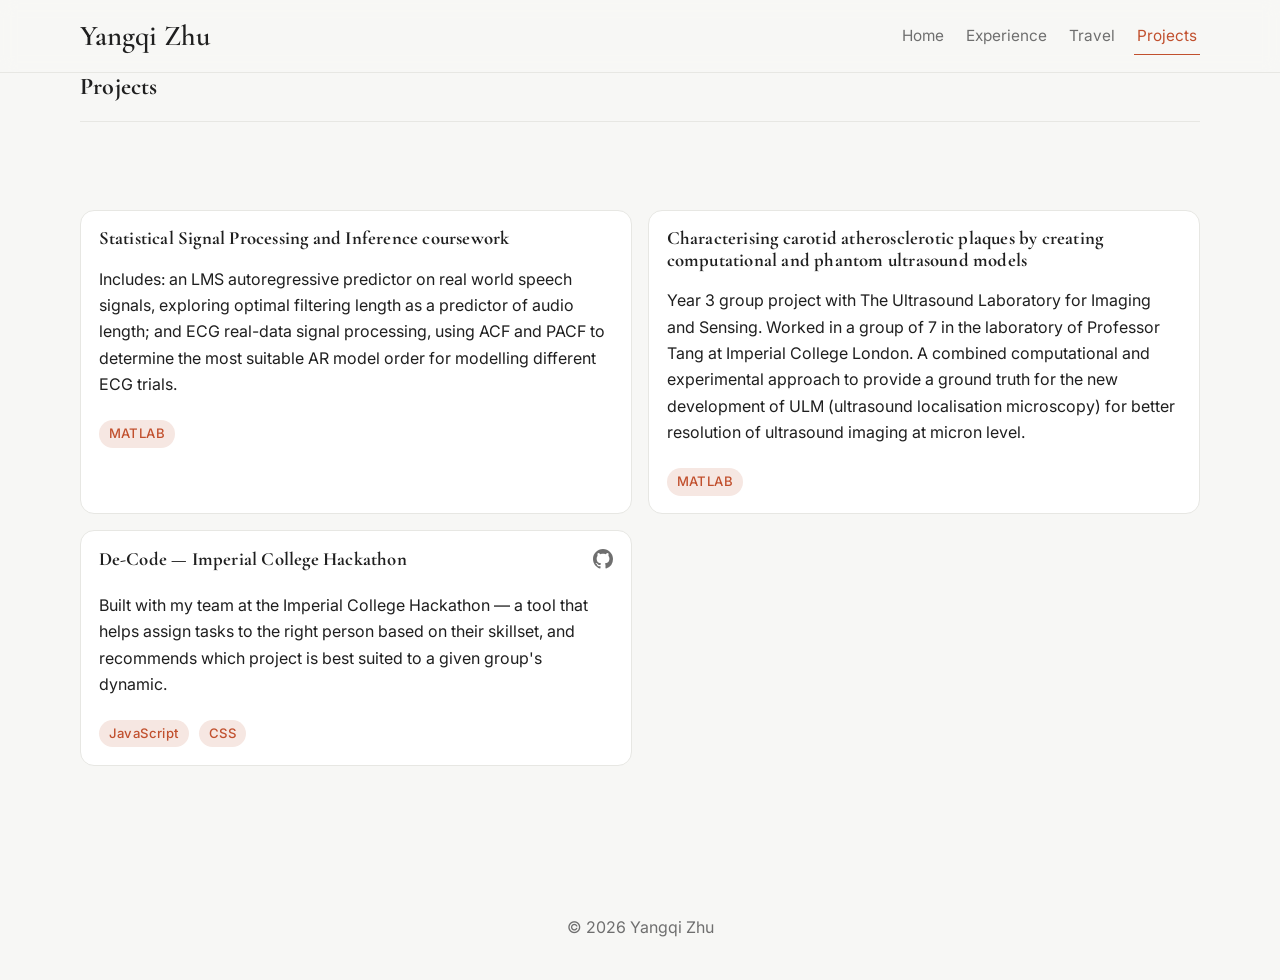
<file: projects.html>
<!DOCTYPE html>
<html lang="en">
<head>
  <meta charset="UTF-8" />
  <meta name="viewport" content="width=device-width, initial-scale=1.0" />
  <title>Projects | Yangqi Zhu</title>
  <link rel="preconnect" href="https://fonts.googleapis.com">
  <link rel="preconnect" href="https://fonts.gstatic.com" crossorigin>
  <link href="https://fonts.googleapis.com/css2?family=Cormorant+Garamond:wght@400;500;600&family=Inter:wght@300;400;500&display=swap" rel="stylesheet">
  <link rel="stylesheet" href="style.css" />
</head>
<body>
  <header class="site-header">
    <nav class="container nav">
      <a class="brand" href="index.html">Yangqi Zhu</a>
      <div class="nav-links">
        <a href="index.html">Home</a>
        <a href="experience.html">Experience</a>
        <a href="travel.html">Travel</a>
        <a class="active" href="projects.html">Projects</a>
      </div>
    </nav>
  </header>

  <main class="container">
    <section class="hero">
      <h1>Projects</h1>
    </section>

    <section class="section">
      <div class="project-grid">
        <article class="card project-card">
          <h3>Statistical Signal Processing and Inference coursework</h3>
          <p>
            Includes: an LMS autoregressive predictor on real world speech signals, exploring optimal filtering length as a predictor of audio length; and ECG real-data signal processing, using ACF and PACF to determine the most suitable AR model order for modelling different ECG trials.
          </p>
          <div class="project-tags">MATLAB</div>
        </article>

        <article class="card project-card">
          <h3>Characterising carotid atherosclerotic plaques by creating computational and phantom ultrasound models</h3>
          <p>
            Year 3 group project with The Ultrasound Laboratory for Imaging and Sensing. Worked in a group of 7 in the laboratory of Professor Tang at Imperial College London. A combined computational and experimental approach to provide a ground truth for the new development of ULM (ultrasound localisation microscopy) for better resolution of ultrasound imaging at micron level.
          </p>
          <div class="project-tags">MATLAB</div>
        </article>

        <article class="card project-card">
          <div class="project-card-head">
            <h3>De-Code — Imperial College Hackathon</h3>
            <a class="github-link" href="https://github.com/Alujjdnd/De-Code" target="_blank" rel="noopener noreferrer" aria-label="View De-Code on GitHub">
              <svg viewBox="0 0 16 16" width="20" height="20" fill="currentColor" aria-hidden="true">
                <path d="M8 0C3.58 0 0 3.58 0 8c0 3.54 2.29 6.53 5.47 7.59.4.07.55-.17.55-.38 0-.19-.01-.82-.01-1.49-2.01.37-2.53-.49-2.69-.94-.09-.23-.48-.94-.82-1.13-.28-.15-.68-.52-.01-.53.63-.01 1.08.58 1.23.82.72 1.21 1.87.87 2.33.66.07-.52.28-.87.51-1.07-1.78-.2-3.64-.89-3.64-3.95 0-.87.31-1.59.82-2.15-.08-.2-.36-1.02.08-2.12 0 0 .67-.21 2.2.82.64-.18 1.32-.27 2-.27.68 0 1.36.09 2 .27 1.53-1.04 2.2-.82 2.2-.82.44 1.1.16 1.92.08 2.12.51.56.82 1.27.82 2.15 0 3.07-1.87 3.75-3.65 3.95.29.25.54.73.54 1.48 0 1.07-.01 1.93-.01 2.2 0 .21.15.46.55.38A8.013 8.013 0 0 0 16 8c0-4.42-3.58-8-8-8Z"/>
              </svg>
            </a>
          </div>
          <p>Built with my team at the Imperial College Hackathon — a tool that helps assign tasks to the right person based on their skillset, and recommends which project is best suited to a given group's dynamic.</p>
          <div class="project-tags">JavaScript</div>
          <div class="project-tags">CSS</div>
        </article>

      </div>
    </section>
  </main>

  <footer>
    <div class="container">© 2026 Yangqi Zhu</div>
  </footer>
</body>
</html>
</file>
<file: style.css>
/* =========================
   Yangqi Portfolio - Full CSS
   ========================= */

   :root {
    --bg: #f7f7f5;
    --paper: #ffffff;
    --ink: #1f1f1f;
    --muted: #6f6f6f;
    --line: #e7e7e3;
    --accent: #c1502e;
    --accent-soft: color-mix(in srgb, var(--accent) 14%, var(--paper));
    --maxw: 1120px;
  }

  body.dark {
    --bg: #111315;
    --paper: #191c1f;
    --ink: #f2f2ee;
    --muted: #b1b1ab;
    --line: #2b3035;
    --accent: #ff8f66;
  }
  
  * {
    box-sizing: border-box;
  }
  
  html, body {
    margin: 0;
    padding: 0;
    background: var(--bg);
    color: var(--ink);
    font-family: "Inter", "Helvetica Neue", Arial, sans-serif;
    line-height: 1.65;
    transition: background 0.3s ease, color 0.3s ease;
  }
  
  h1, h2, h3, h4 {
    margin-top: 0;
    font-family: "Cormorant Garamond", Georgia, serif;
    line-height: 1.15;
    letter-spacing: 0.2px;
  }
  
  a {
    color: inherit;
    text-decoration: none;
  }
  
  img {
    max-width: 100%;
    display: block;
  }.container {
    width: min(92%, var(--maxw));
    margin: 0 auto;
  }
  
  /* Header / Nav */.site-header {
    position: sticky;
    top: 0;
    z-index: 1000;
    background: color-mix(in srgb, var(--bg) 88%, transparent);
    backdrop-filter: blur(8px);
    border-bottom: 1px solid var(--line);
  }.nav {
    height: 72px;
    display: flex;
    align-items: center;
    justify-content: space-between;
    gap: 1rem;
  }.brand {
    font-size: 1.8rem;
    font-family: "Cormorant Garamond", Georgia, serif;
    font-weight: 600;
    transition: color 0.25s ease;
  }.brand:hover {
    color: var(--accent);
  }.nav-links {
    display: flex;
    align-items: center;
    gap: 1rem;
    color: var(--muted);
    font-size: 0.96rem;
  }.nav-links a {
    padding: 6px 3px;
    border-bottom: 1px solid transparent;
    transition: color 0.25s ease, border-color 0.25s ease;
  }.nav-links a:hover,.nav-links a.active {
    color: var(--accent);
    border-color: var(--accent);
  }.theme-btn {
    border: 1px solid var(--line);
    background: var(--paper);
    color: var(--ink);
    border-radius: 999px;
    padding: 6px 10px;
    cursor: pointer;
    font-size: 0.9rem;
    transition: border-color 0.25s ease, color 0.25s ease;
  }.theme-btn:hover {
    border-color: var(--accent);
    color: var(--accent);
  }
  
  /* ---------- Hero ---------- */

.hero-split{
  display:grid;
  grid-template-columns:0.9fr 1.1fr;
  align-items:center;
  gap:4rem;
  max-width:1200px;
  margin:0 auto;
  padding:80px 20px;
}

.hero-text{
  max-width:430px;
}

.hero-text p{
  font-size:1.05rem;
  line-height:1.8;
  color:var(--muted);
}

/* Images */

.hero-gallery{
  display:grid;
  grid-template-columns:1fr 1fr;
  gap:18px;
}

.hero-photo{
  width:100%;
  object-fit:cover;
  border-radius:18px;
  border:1px solid var(--line);
  box-shadow:0 15px 35px rgba(0,0,0,.08);
  transition: transform 0.3s ease, border-color 0.3s ease;
}

.hero-photo:hover{
  transform: translateY(-4px) scale(1.015);
  border-color: var(--accent);
}

.hero-gallery .large{
  grid-column:1 / 3;
  height:320px;
}

.hero-gallery .small{
  height:180px;
}

@media (max-width:980px){

  .hero-split{
      grid-template-columns:1fr;
  }

  .hero-text{
      max-width:100%;
  }

  .hero-gallery .large{
      height:260px;
  }

  .hero-gallery .small{
      height:160px;
  }
}
  
  /* Generic Section */.section {
    padding: 88px 0;
    border-top: 1px solid var(--line);
  }.section-tight {
    padding-top: 14px;
  }.section-title {
    font-size: clamp(1.6rem, 4vw, 2.35rem);
    margin-bottom: 1rem;
  }
  .section.about-me {
    width: min(92%, 1200px);
    margin: 0 auto;
    padding: 40px 0; /* horizontal padding handled by width */
  }
  
  .section.about-me .grid-2 {
    display: grid;
    grid-template-columns: repeat(2, minmax(320px, 1fr));
    gap: 2rem;
    width: 100%;
    margin-top: 1rem;
  }
  
  .section.about-me .card {
    width: 100%;
    min-height: 100%;
  }
  
  @media (max-width: 900px) {
    .section.about-me .grid-2 {
      grid-template-columns: 1fr;
    }
  }
  
  @media (max-width: 900px) {
    .section.about-me .grid-2 {
      grid-template-columns: 1fr;
    }
  }
  
/* Cards + grids */
.card{
  background: var(--paper);
  border: 1px solid var(--line);
  border-radius: 14px;
  padding: 1.1rem;
  transition: transform 0.25s ease, border-color 0.25s ease, box-shadow 0.25s ease;
}

.card:hover{
  transform: translateY(-4px);
  border-color: var(--accent);
  box-shadow: 0 12px 28px color-mix(in srgb, var(--accent) 18%, transparent);
}

/* Keep your normal container/page width unchanged */

.grid-2{
  display: grid;
  grid-template-columns: repeat(2, minmax(0, 1fr));
  gap: 2rem;
  align-items: stretch;
}

.grid-2 > .card{
  width: 100%;
  max-width: none;   /* important */
  justify-self: stretch;  /* important */
}

@media (max-width:900px){
  .grid-2{
      grid-template-columns:1fr;
  }
}

  
  /* Experience timeline */.timeline {
    display: grid;
    gap: 0.9rem;
  }.timeline-item {
    display: flex;
    align-items: flex-start;
    gap: 1.4rem;
    border-left: 3px solid var(--accent);
  }.timeline-content {
    flex: 1;
    min-width: 0;
  }.timeline-photos {
    flex: 0 0 340px;
    display: grid;
    grid-template-columns: 1fr;
    gap: 10px;
  }.timeline-photos img {
    width: 100%;
    height: 240px;
    object-fit: cover;
    border-radius: 12px;
    border: 1px solid var(--line);
  }.timeline-item h3 {
    margin: 0 0 0.2rem;
    font-size: 1.35rem;
  }.timeline-item.meta {
    color: var(--muted);
    font-size: 0.92rem;
    margin-bottom: 0.55rem;
  }

  @media (max-width: 700px) {
    .timeline-item {
      flex-direction: column;
    }
    .timeline-photos {
      flex: 0 0 auto;
      width: 100%;
    }
  }
  
  /* Projects */.project-grid {
    display: grid;
    grid-template-columns: repeat(2, minmax(0, 1fr));
    gap: 1rem;
  }
  
  @media (max-width: 850px) {.project-grid {
      grid-template-columns: 1fr; 
    }
  }.project-card h3 {
    margin-bottom: 0.35rem;
  }.project-card-head {
    display: flex;
    align-items: flex-start;
    justify-content: space-between;
    gap: 0.75rem;
  }.project-card-head h3 {
    margin-bottom: 0.35rem;
  }.github-link {
    flex-shrink: 0;
    color: var(--muted);
    line-height: 0;
    transition: color 0.25s ease;
  }.github-link:hover {
    color: var(--accent);
  }.project-tags {
    display: inline-block;
    color: var(--accent);
    background: var(--accent-soft);
    font-size: 0.82rem;
    font-weight: 500;
    letter-spacing: 0.03em;
    padding: 3px 10px;
    border-radius: 999px;
    margin-top: 0.4rem;
    margin-right: 0.4rem;
  }
  
  /* Travel gallery layout */.travel-layout {
    display: grid;
    grid-template-columns: 1.05fr 0.95fr;
    gap: 1rem;
  }
  
  @media (max-width: 1024px) {.travel-layout {
      grid-template-columns: 1fr;
    }
  }
  
  #map {
    width: 100%;
    height: 620px;
    border-radius: 16px;
    border: 1px solid var(--line);
    overflow: hidden;
  }.travel-panel {
    height: 620px;
    overflow-y: auto;
    border-radius: 16px;
    border: 1px solid var(--line);
    background: var(--paper);
    padding: 1rem;
  }.room-head {
    display: flex;
    justify-content: space-between;
    align-items: flex-start;
    gap: 10px;
  }.travel-meta {
    color: var(--muted);
    font-size: 0.95rem;
    margin: 0.2rem 0 0.9rem;
  }.room-desc {
    color: var(--muted);
    margin: 0.3rem 0 1rem;
  }.music-btn {
    border: 1px solid var(--line);
    background: transparent;
    color: var(--ink);
    border-radius: 999px;
    padding: 8px 12px;
    cursor: pointer;
    font-size: 0.9rem;
    transition: border-color 0.25s ease, color 0.25s ease;
  }.music-btn:hover:not(:disabled) {
    border-color: var(--accent);
    color: var(--accent);
  }.music-btn:disabled {
    opacity: 0.5;
    cursor: not-allowed;
  }
  
  /* Masonry-like photo wall */.gallery {
    columns: 2;
    column-gap: 0.8rem;
  }
  
  @media (max-width: 650px) {.gallery {
      columns: 1;
    }
  }.photo-card {
    break-inside: avoid;
    margin-bottom: 0.8rem;
    cursor: zoom-in;
  }.photo-card img {
    width: 100%;
    border-radius: 10px;
    border: 1px solid var(--line);
  }.photo-caption {
    margin-top: 0.35rem;
    color: var(--muted);
    font-size: 0.86rem;
  }
  
  /* Image modal */.img-modal {
    position: fixed;
    inset: 0;
    background: rgba(8, 8, 10, 0.9);
    z-index: 9999;
    display: none;
    align-items: center;
    justify-content: center;
    flex-direction: column;
    padding: 1rem;
  }.img-modal.show {
    display: flex;
  }
  
  #modal-image {
    max-width: min(92vw, 1020px);
    max-height: 78vh;
    border: 1px solid rgba(255,255,255,0.2);
    border-radius: 10px;
  }
  
  #modal-caption {
    margin-top: 0.7rem;
    color: #f2f2ee;
    max-width: min(92vw, 1020px);
  }.modal-close {
    position: absolute;
    top: 16px;
    right: 16px;
    border: 0;
    background: rgba(255,255,255,0.16);
    color: #fff;
    width: 38px;
    height: 38px;
    border-radius: 999px;
    cursor: pointer;
    font-size: 1.4rem;
  }
  

  
  /* Mobile tweaks */
  @media (max-width: 700px) {.nav {
      height: auto;
      padding: 12px 0;
      flex-wrap: wrap;
    }.nav-links {
      width: 100%;
      flex-wrap: wrap;
      gap: 0.8rem;
    }
  
    #map,.travel-panel {
      height: 460px;
    }
  }

  /* ---------- Cinematic Enter Overlay ---------- */.enter-overlay {
    position: fixed;
    inset: 0;
    z-index: 10000;
    display: none;
    align-items: center;
    justify-content: center;
    background: radial-gradient(circle at center, rgba(0,0,0,0.35), rgba(0,0,0,0.7));
    backdrop-filter: blur(3px);
  }.enter-overlay.show {
    display: flex;
    animation: fadeIn 280ms ease;
  }.enter-card {
    width: min(92vw, 520px);
    background: var(--paper);
    color: var(--ink);
    border: 1px solid var(--line);
    border-radius: 18px;
    padding: 1.4rem;
    text-align: center;
    box-shadow: 0 20px 60px rgba(0,0,0,0.2);
  }.enter-kicker {
    margin: 0 0 6px;
    letter-spacing: 0.08em;
    text-transform: uppercase;
    color: var(--muted);
    font-size: 0.78rem;
  }.enter-card h2 {
    margin: 0 0 6px;
    font-size: clamp(1.5rem, 4vw, 2rem);
  }.enter-card p {
    margin: 0 0 14px;
    color: var(--muted);
  }.enter-btn {
    border: 1px solid var(--accent);
    background: var(--accent);
    color: #fff;
    border-radius: 999px;
    padding: 10px 18px;
    cursor: pointer;
    transition: opacity 0.25s ease;
  }.enter-btn:hover {
    opacity: 0.85;
  }
  
  /* ---------- Immersive Room Modal ---------- */.room-modal {
    position: fixed;
    inset: 0;
    z-index: 10001;
    display: none;
    background: rgba(8, 10, 12, 0.84);
    backdrop-filter: blur(6px);
    padding: 2vh 2vw;
  }.room-modal.show {
    display: block;
    animation: fadeIn 220ms ease;
  }.room-shell {
    height: 96vh;
    width: min(96vw, 1300px);
    margin: 0 auto;
    background: var(--paper);
    border: 1px solid var(--line);
    border-radius: 18px;
    padding: 1rem;
    overflow: auto;
  }.room-top {
    display: flex;
    align-items: flex-start;
    justify-content: space-between;
    gap: 10px;
  }.room-close {
    position: sticky;
    top: 0;
    float: right;
    border: none;
    background: rgba(0,0,0,0.06);
    color: var(--ink);
    border-radius: 999px;
    width: 38px;
    height: 38px;
    cursor: pointer;
    font-size: 1.4rem;
    z-index: 2;
  }
  
  @keyframes fadeIn {
    from { opacity: 0; transform: translateY(8px); }
    to   { opacity: 1; transform: translateY(0); }
  }

  footer{
    padding:60px 0 40px;
    text-align:center;
    color:var(--muted);
}
</file>
